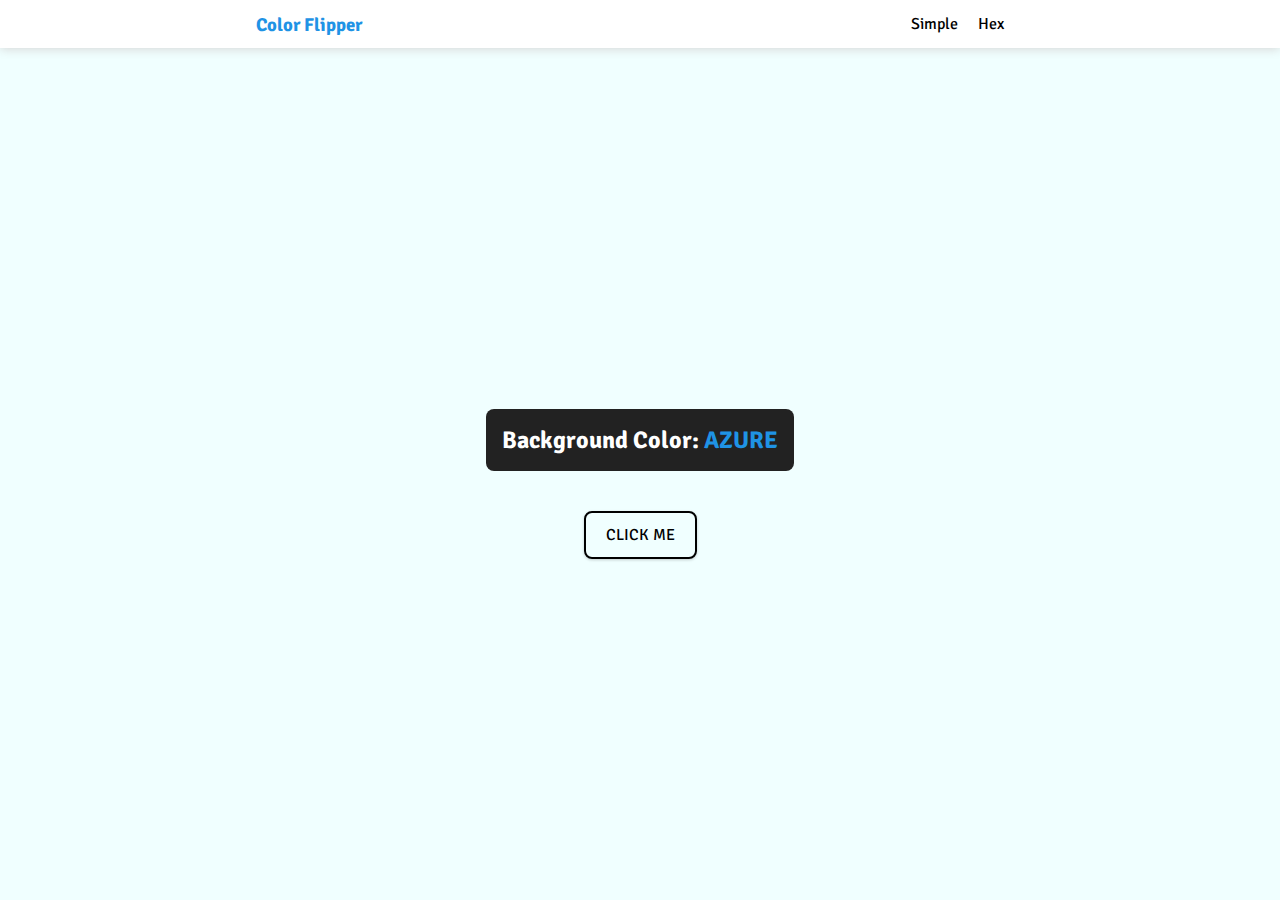
<file: color-flipper/index.html>
<!DOCTYPE html>
<html lang="en">
  <head>
    <meta charset="UTF-8" />
    <meta http-equiv="X-UA-Compatible" content="IE=edge" />
    <meta name="viewport" content="width=device-width, initial-scale=1.0" />
    <link rel="stylesheet" href="style.css" />
    <link rel="preconnect" href="https://fonts.googleapis.com" />
    <link rel="preconnect" href="https://fonts.gstatic.com" crossorigin />
    <link
      href="https://fonts.googleapis.com/css2?family=Signika&display=swap"
      rel="stylesheet"
    />
    <title>Color Flipper</title>
  </head>
  <body>
    <nav>
      <div class="nav-center">
        <h3>Color Flipper</h3>
        <ul class="nav-links">
          <li><a href="index.html">Simple</a></li>
          <li><a href="hex.html">Hex</a></li>
        </ul>
      </div>
    </nav>
    <main>
      <div class="container">
        <h2>Background Color: <span class="color">AZURE</span></h2>
        <input type="button" value="CLICK ME" class="btn"></input>
      </div>
    </main>
    <script src="simple.js"></script>
  </body>
</html>
</file>
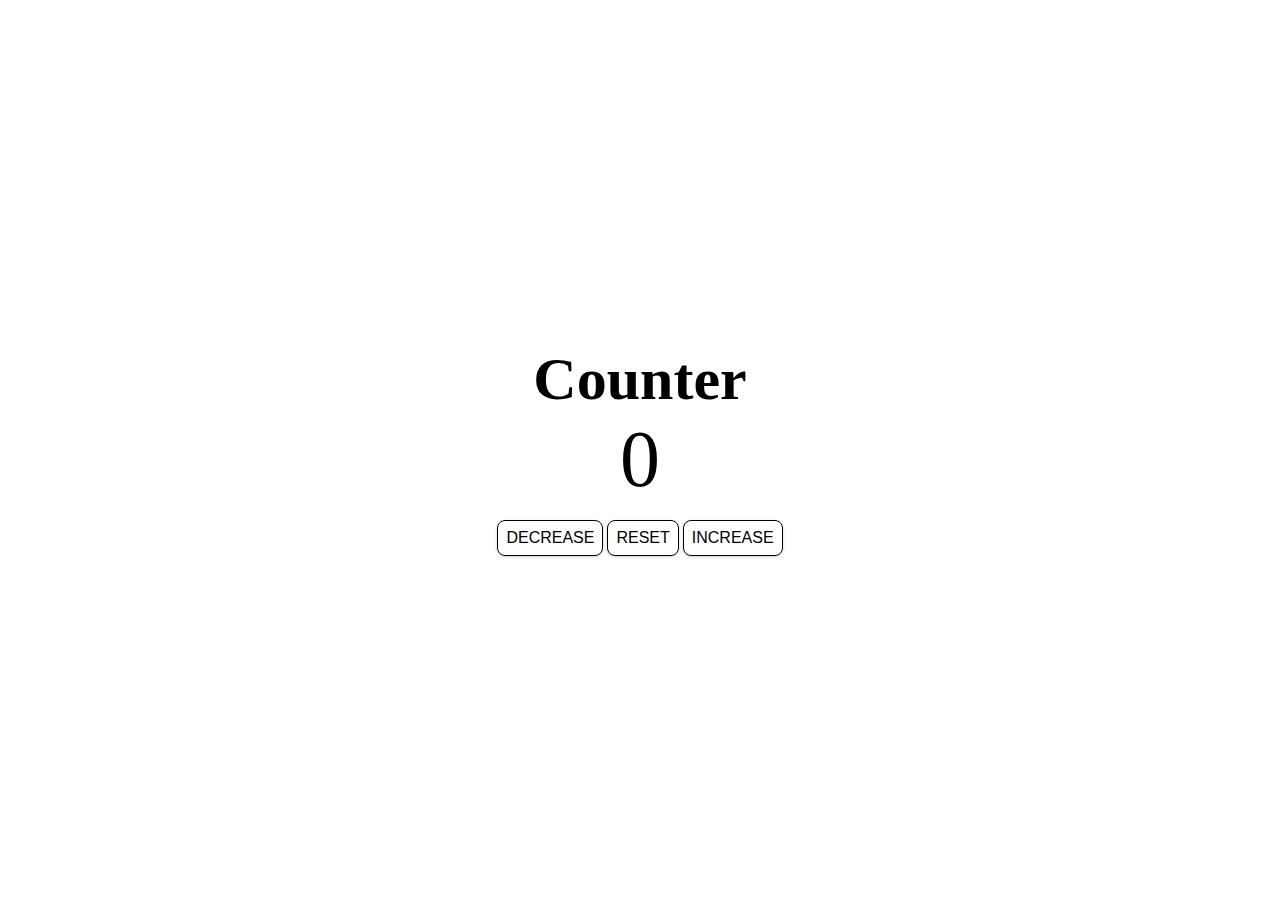
<file: counter/index.html>
<!DOCTYPE html>
<html lang="en">
  <head>
    <meta charset="UTF-8" />
    <meta http-equiv="X-UA-Compatible" content="IE=edge" />
    <meta name="viewport" content="width=device-width, initial-scale=1.0" />
    <title>Counter</title>
    <link rel="stylesheet" href="./style.css" />
  </head>
  <body>
    <div class="container">
      <h1>Counter</h1>
      <span id="value">0</span>
      <div class="button-container">
        <button class="button decrease">DECREASE</button>
        <button class="button reset">RESET</button>
        <button class="button increase">INCREASE</button>
      </div>
    </div>
    <script src="./script.js"></script>
  </body>
</html>
</file>
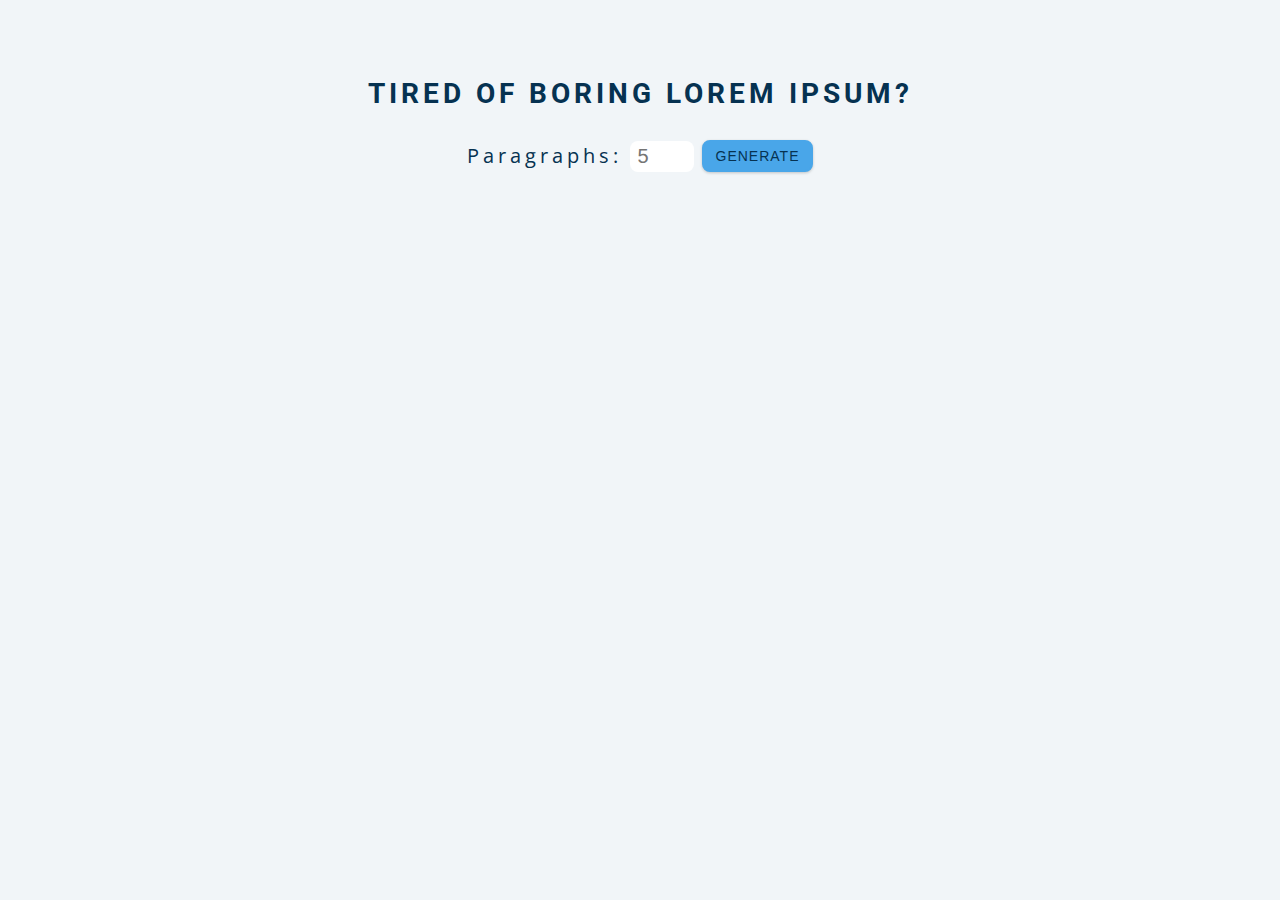
<file: lorem-ipsum/index.html>
<!DOCTYPE html>
<html lang="en">
  <head>
    <meta charset="UTF-8" />
    <meta name="viewport" content="width=device-width, initial-scale=1.0" />
    <title>Lorem Ipsum</title>

    <!-- styles -->
    <link rel="stylesheet" href="style.css" />
  </head>
  <body>
    <section class="section-center">
      <h3>tired of boring lorem ipsum?</h3>
      <form class="lorem-form">
        <label for="amount">paragraphs:</label>
        <input
          type="number"
          name="amount"
          id="amount"
          maxlength="1"
          placeholder="5"
        />
        <button type="submit" class="btn">generate</button>
      </form>
      <article class="lorem-text"></article>
    </section>

    <!-- javascript -->
    <script src="script.js"></script>
  </body>
</html>
</file>
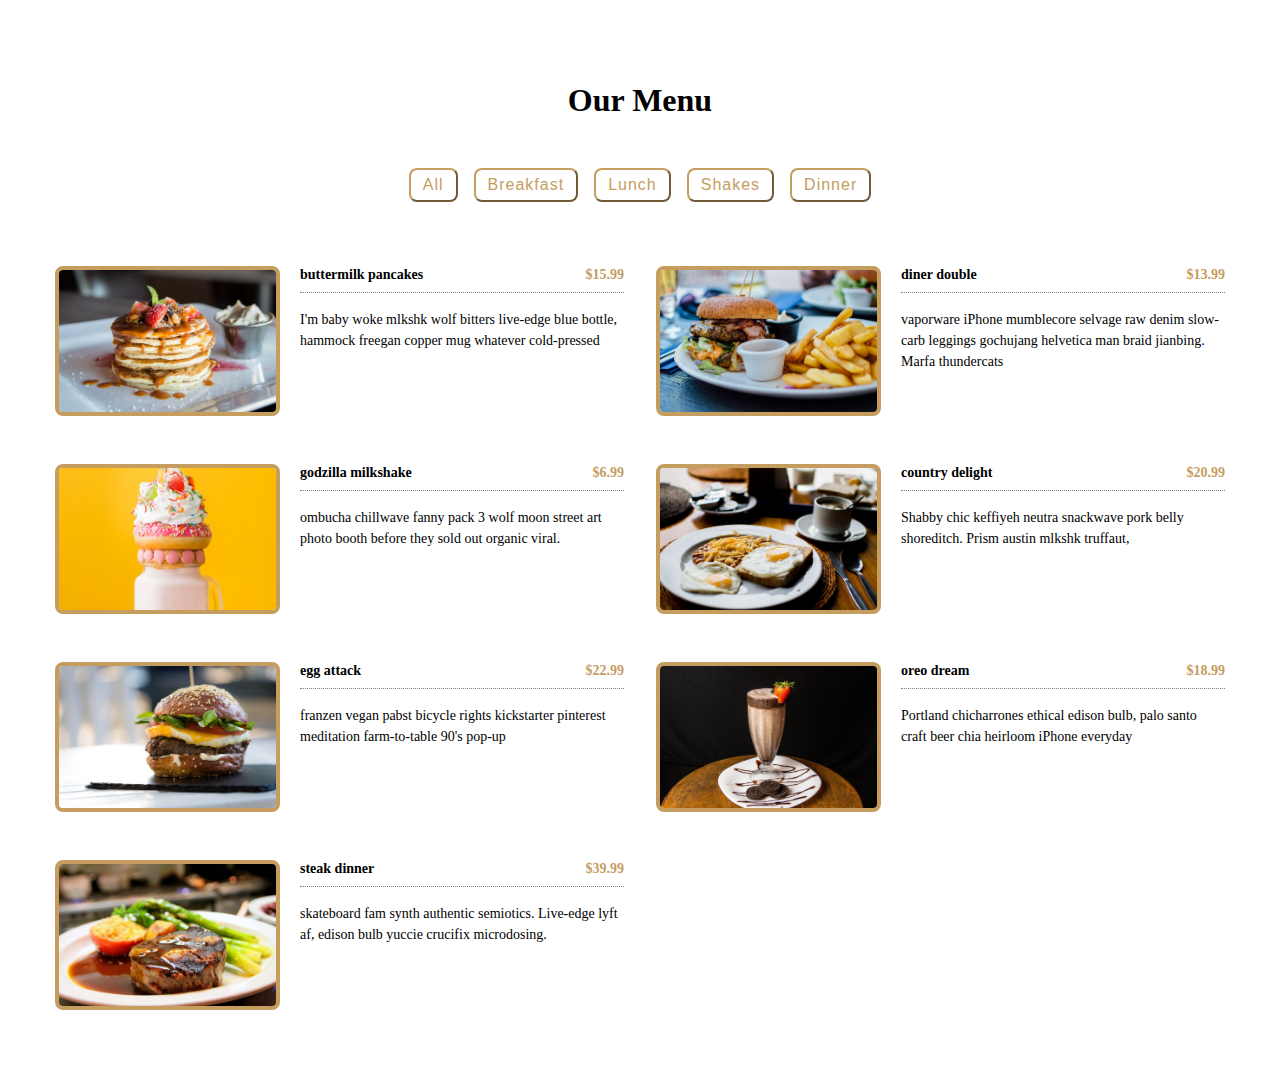
<file: menu/index.html>
<!DOCTYPE html>
<html lang="en">
  <head>
    <meta charset="UTF-8" />
    <meta http-equiv="X-UA-Compatible" content="IE=edge" />
    <meta name="viewport" content="width=device-width, initial-scale=1.0" />
    <link rel="stylesheet" href="./style.css" />
    <title>Document</title>
  </head>
  <body>
    <section class="menu">
      <!-- title -->
      <div class="title">
        <h2>Our Menu</h2>
        <div class="underline"></div>
      </div>
      <!-- filter buttons -->
      <div class="btn-container">
        <button class="filter-btn" type="button" id="all">btn</button>
        <button class="filter-btn" type="button" id="breakfast">btn</button>
        <button class="filter-btn" type="button" id="lunch">btn</button>
        <button class="filter-btn" type="button" id="shakes">btn</button>
        <button class="filter-btn" type="button" id="dinner">btn</button>
      </div>
      <!-- menu items -->
      <div class="section-center">
        <article class="menu-item">
          <img
            src="./img/item-1.jpeg"
            alt="Buttermilk Pancakes"
            class="photo"
          />
          <div class="item-info">
            <header>
              <h4>item name</h4>
              <h4 class="price">item price</h4>
            </header>
            <p class="item-text">item text</p>
          </div>
        </article>
        <article class="menu-item">
          <img src="./img/item-1.jpeg" alt="Dinner Double" class="photo" />
          <div class="item-info">
            <header>
              <h4>item name</h4>
              <h4 class="price">item price</h4>
            </header>
            <p class="item-text">item text</p>
          </div>
        </article>
        <article class="menu-item">
          <img src="./img/item-1.jpeg" alt="Godzilla Milkshake" class="photo" />
          <div class="item-info">
            <header>
              <h4>item name</h4>
              <h4 class="price">item price</h4>
            </header>
            <p class="item-text">item text</p>
          </div>
        </article>
        <article class="menu-item">
          <img src="./img/item-1.jpeg" alt="Country Delight" class="photo" />
          <div class="item-info">
            <header>
              <h4>item name</h4>
              <h4 class="price">item price</h4>
            </header>
            <p class="item-text">item text</p>
          </div>
        </article>
        <article class="menu-item">
          <img src="./img/item-1.jpeg" alt="Egg Attack" class="photo" />
          <div class="item-info">
            <header>
              <h4>item name</h4>
              <h4 class="price">item price</h4>
            </header>
            <p class="item-text">item text</p>
          </div>
        </article>
        <article class="menu-item">
          <img src="./img/item-1.jpeg" alt="Oreo Dream" class="photo" />
          <div class="item-info">
            <header>
              <h4>item name</h4>
              <h4 class="price">item price</h4>
            </header>
            <p class="item-text">item text</p>
          </div>
        </article>
        <article class="menu-item">
          <img src="./img/item-1.jpeg" alt="Steak Dinner" class="photo" />
          <div class="item-info">
            <header>
              <h4>item name</h4>
              <h4 class="price">item price</h4>
            </header>
            <p class="item-text">item text</p>
          </div>
        </article>
      </div>
    </section>
    <script src="./script.js"></script>
  </body>
</html>
</file>
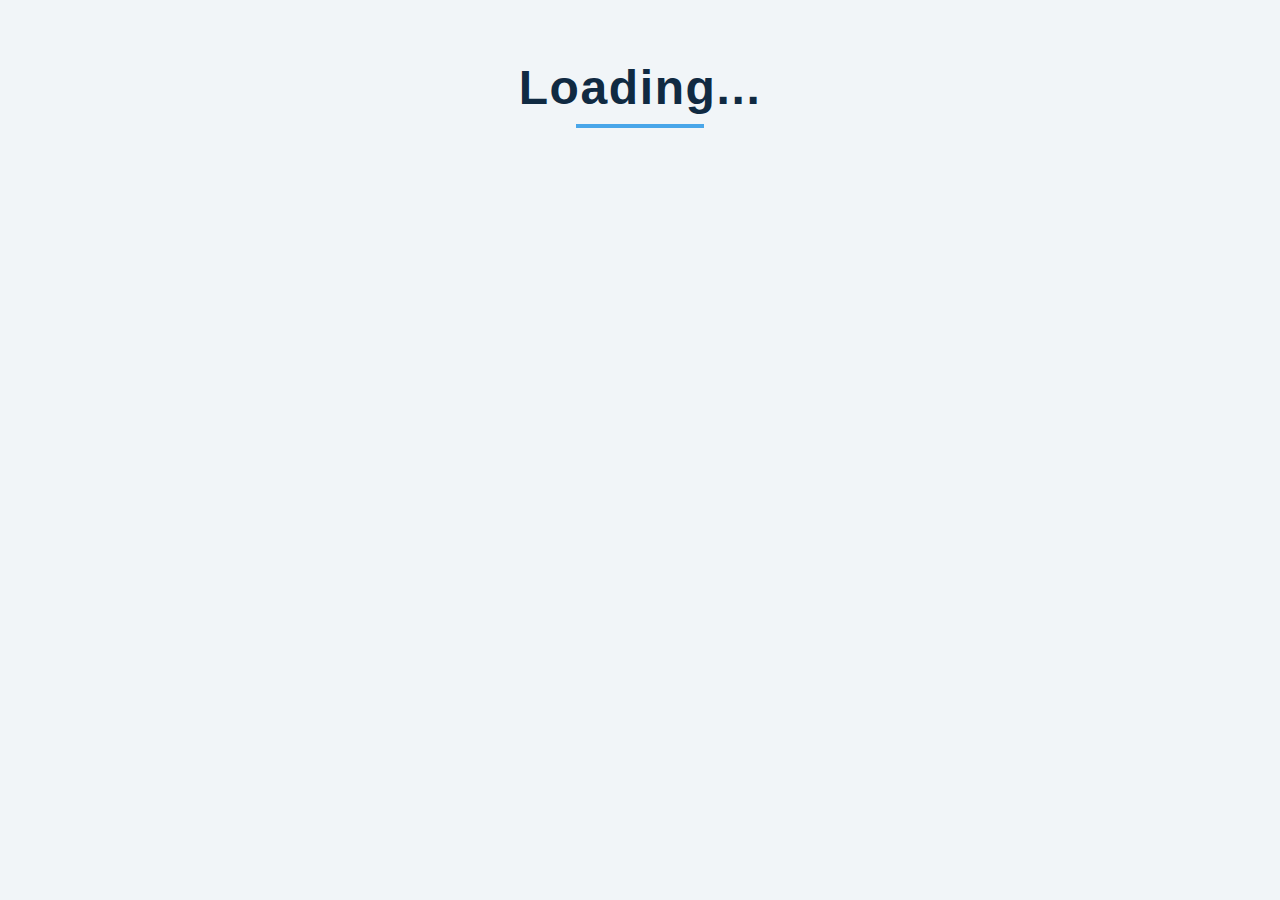
<file: pagination/index.html>
<!DOCTYPE html>
<html lang="ko">
  <head>
    <meta charset="UTF-8" />
    <meta http-equiv="X-UA-Compatible" content="IE=edge" />
    <meta name="viewport" content="width=device-width, initial-scale=1.0" />
    <title>Pagination</title>
    <link rel="stylesheet" href="./style.css" />
  </head>
  <body>
    <main>
      <div class="section-title">
        <h1>Loading...</h1>
        <div class="underline"></div>
      </div>
      <section class="followers">
        <div class="container">
          <!-- 팔로워들의 정보를 카드 형태로 보여주는 곳 -->
        </div>
        <div class="btn-container">
          <!-- 페이지네이션을 위한 버튼들을 보여주는 곳 -->
        </div>
      </section>
    </main>
    <script src="./script.js"></script>
  </body>
</html>
</file>
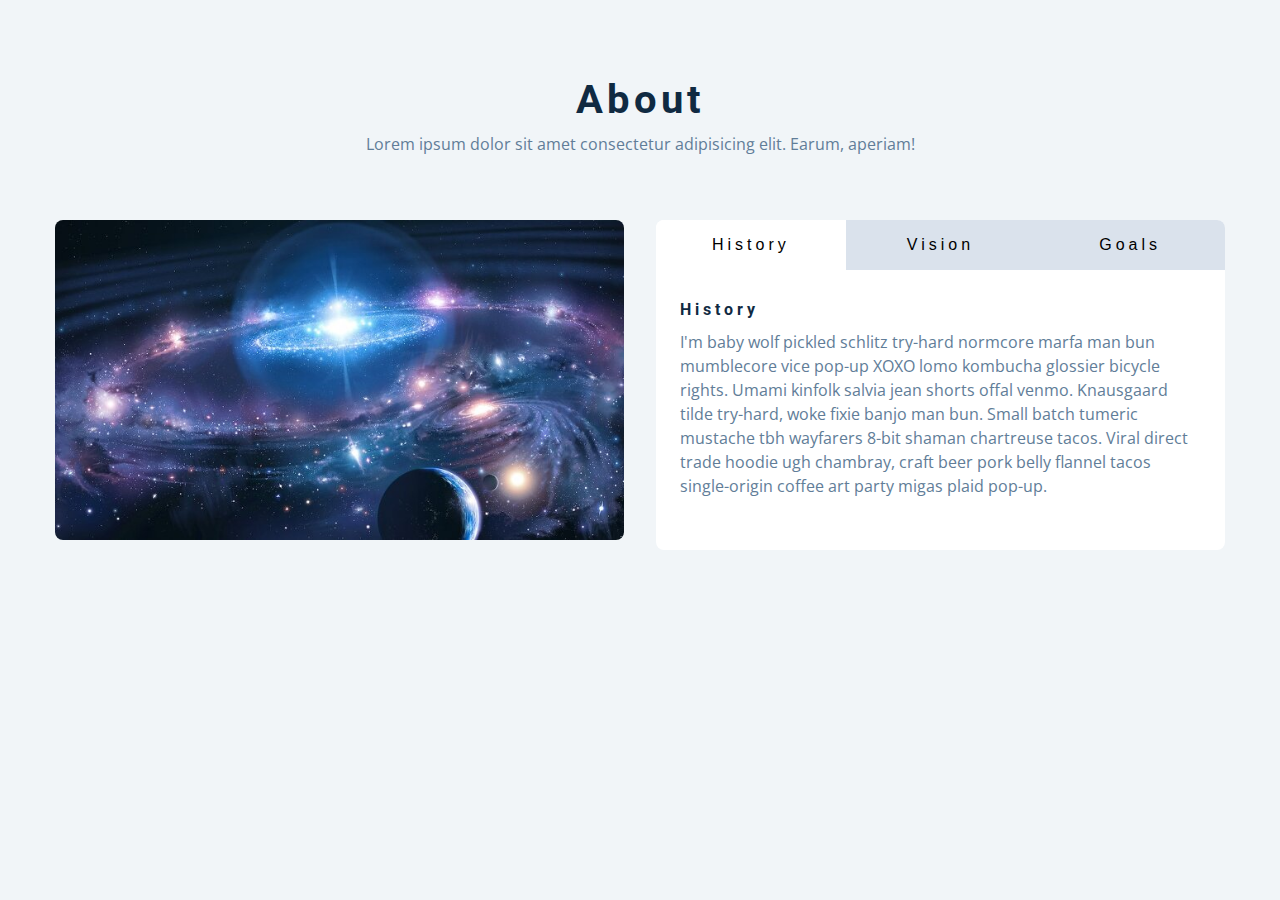
<file: tabs/index.html>
<!DOCTYPE html>
<html lang="en">
  <head>
    <meta charset="UTF-8" />
    <meta name="viewport" content="width=device-width, initial-scale=1.0" />
    <title>Tabs</title>

    <!-- styles -->
    <link rel="stylesheet" href="style.css" />
  </head>
  <body>
    <section class="section">
      <div class="title">
        <h2>about</h2>
        <p>
          Lorem ipsum dolor sit amet consectetur adipisicing elit. Earum,
          aperiam!
        </p>
      </div>

      <div class="about-center section-center">
        <article class="about-img">
          <img src="./universe.jpg" alt="" />
        </article>
        <article class="about">
          <!-- btn container -->
          <div class="btn-container">
            <button class="tab-btn active" data-id="history">history</button>
            <button class="tab-btn" data-id="vision">vision</button>
            <button class="tab-btn" data-id="goals">goals</button>
          </div>
          <div class="about-content">
            <!-- single item -->
            <div class="content active" id="history">
              <h4>history</h4>
              <p>
                I'm baby wolf pickled schlitz try-hard normcore marfa man bun
                mumblecore vice pop-up XOXO lomo kombucha glossier bicycle
                rights. Umami kinfolk salvia jean shorts offal venmo. Knausgaard
                tilde try-hard, woke fixie banjo man bun. Small batch tumeric
                mustache tbh wayfarers 8-bit shaman chartreuse tacos. Viral
                direct trade hoodie ugh chambray, craft beer pork belly flannel
                tacos single-origin coffee art party migas plaid pop-up.
              </p>
            </div>
            <!-- end of single item -->
            <!-- single item -->
            <div class="content" id="vision">
              <h4>vision</h4>
              <p>
                Man bun PBR&B keytar copper mug prism, hell of helvetica. Synth
                crucifix offal deep v hella biodiesel. Church-key listicle
                polaroid put a bird on it chillwave palo santo enamel pin,
                tattooed meggings franzen la croix cray. Retro yr aesthetic four
                loko tbh helvetica air plant, neutra palo santo tofu mumblecore.
                Hoodie bushwick pour-over jean shorts chartreuse shabby chic.
                Roof party hammock master cleanse pop-up truffaut, bicycle
                rights skateboard affogato readymade sustainable deep v
                live-edge schlitz narwhal.
              </p>
              <ul>
                <li>list item</li>
                <li>list item</li>
                <li>list item</li>
              </ul>
            </div>
            <!-- end of single item -->
            <!-- single item -->
            <div class="content" id="goals">
              <h4>goals</h4>
              <p>
                Chambray authentic truffaut, kickstarter brunch taxidermy vape
                heirloom four dollar toast raclette shoreditch church-key.
                Poutine etsy tote bag, cred fingerstache leggings cornhole
                everyday carry blog gastropub. Brunch biodiesel sartorial mlkshk
                swag, mixtape hashtag marfa readymade direct trade man braid
                cold-pressed roof party. Small batch adaptogen coloring book
                heirloom. Letterpress food truck hammock literally hell of wolf
                beard adaptogen everyday carry. Dreamcatcher pitchfork yuccie,
                banh mi salvia venmo photo booth quinoa chicharrones.
              </p>
            </div>
            <!-- end of single item -->
          </div>
        </article>
      </div>
    </section>
    <!-- javascript -->
    <script src="script.js"></script>
  </body>
</html>
</file>
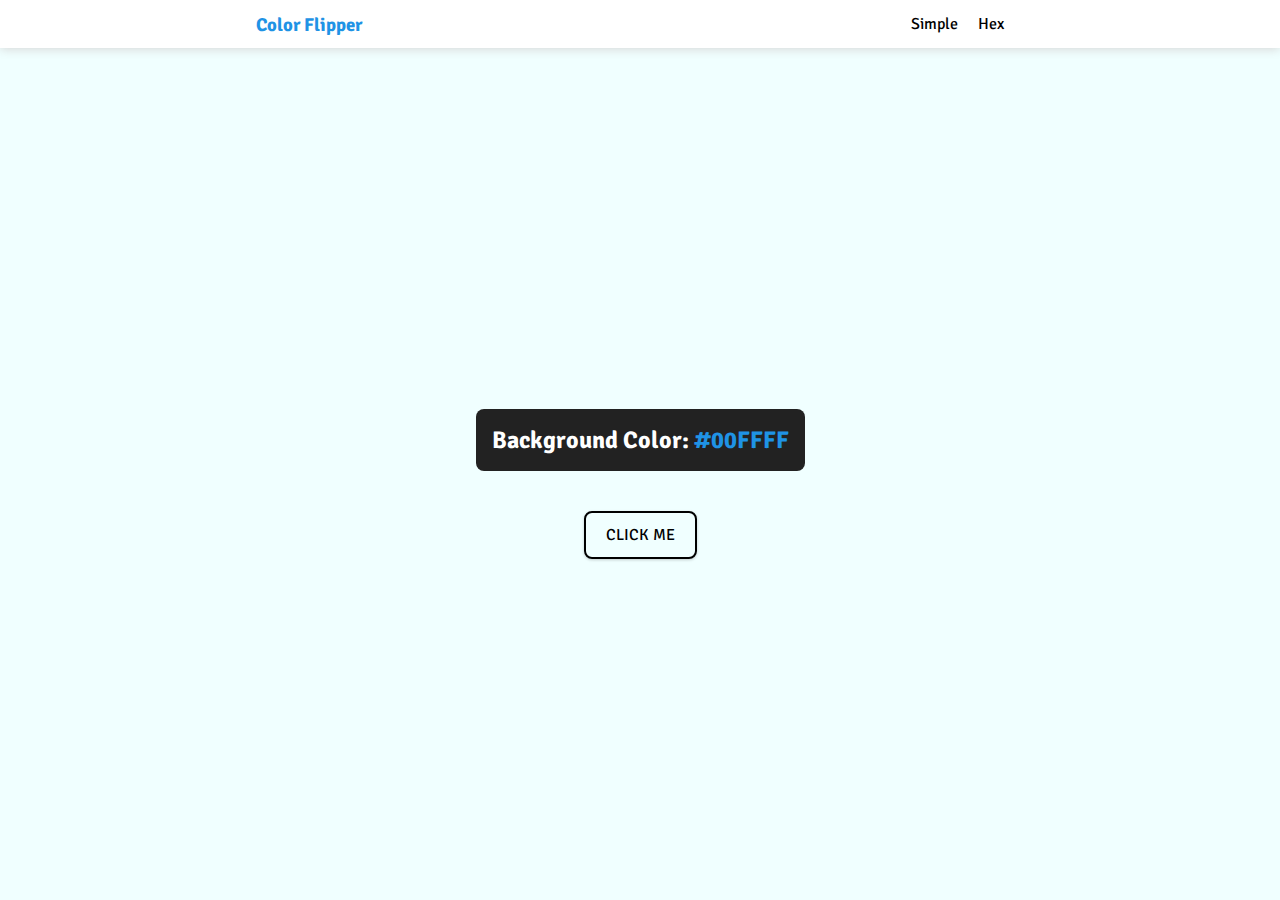
<file: color-flipper/hex.html>
<!DOCTYPE html>
<html lang="en">
  <head>
    <meta charset="UTF-8" />
    <meta http-equiv="X-UA-Compatible" content="IE=edge" />
    <meta name="viewport" content="width=device-width, initial-scale=1.0" />
    <link rel="stylesheet" href="style.css" />
    <link rel="preconnect" href="https://fonts.googleapis.com" />
    <link rel="preconnect" href="https://fonts.gstatic.com" crossorigin />
    <link
      href="https://fonts.googleapis.com/css2?family=Signika&display=swap"
      rel="stylesheet"
    />
    <title>Color Flipper</title>
  </head>
  <body>
    <nav>
      <div class="nav-center">
        <h3>Color Flipper</h3>
        <ul class="nav-links">
          <li><a href="index.html">Simple</a></li>
          <li><a href="hex.html">Hex</a></li>
        </ul>
      </div>
    </nav>
    <main>
      <div class="container">
        <h2>Background Color: <span class="color">#00FFFF</span></h2>
        <input type="button" value="CLICK ME" class="btn"></input>
      </div>
    </main>
    <script src="hex.js"></script>
  </body>
</html>
</file>
<file: color-flipper/style.css>
html {
  height: 100%;
  font-family: "Signika", sans-serif;
}

body {
  margin: 0;
  padding: 0;
  width: 100%;
  min-height: 100%;
  font-size: 1rem;
  background: azure;
  box-sizing: border-box;
  display: block;
}

nav {
  height: 3rem;
  box-shadow: 0 1px 10px rgb(213, 213, 213);
  display: flex;
  justify-content: center;
  background: #fff;
}

li {
  list-style-type: none;
  padding-right: 20px;
}

a {
  text-decoration: none;
  color: black;
}

a:hover {
  color: hsl(205, 100%, 36%);
}

.nav-center {
  width: 60%;
  display: flex;
  justify-content: space-between;
  align-items: center;
}

.nav-links {
  display: flex;
}

main {
  min-height: calc(100vh - 3rem);
  display: grid;
  place-items: center;
}

.container {
  text-align: center;
}

.container h2 {
  background: #222;
  color: #fff;
  padding: 1rem;
  border-radius: 0.5rem;
  margin-bottom: 2.5rem;
}

.btn {
  font-family: "Signika", sans-serif;
  font-size: 1rem;
  padding: 0.75rem 1.25rem;
  background: transparent;
  display: inline-block;
  border: 2px solid black;
  cursor: pointer;
  box-shadow: 0 1px 3px rgba(0, 0, 0, 0.2);
  border-radius: 0.5rem;
  transition: all 0.3s linear;
}

.btn:hover {
  background-color: #222;
  color: white;
}

h3,
span {
  color: hsl(205, 79%, 51%);
}

span {
  text-transform: uppercase;
}
</file>
<file: counter/style.css>
body {
  min-height: 100vh;
  margin: 0;
  padding: 0;
  font-size: 1rem;
}

.container {
  height: 100vh;
  display: flex;
  flex-direction: column;
  justify-content: center;
  align-items: center;
}

h1 {
  font-size: 60px;
  margin: 0;
}

span {
  font-size: 80px;
  font-style: bold;
  margin-bottom: 15px;
}

.button {
  border: 1.5px solid black;
  border-radius: 0.5rem;
  padding: 0.5rem;
  font-size: 1rem;
  background-color: transparent;
  cursor: pointer;
  box-shadow: 0 1px 3px rgba(0, 0, 0, 0.2);
  border-radius: 0.5rem;
  transition: all 0.3s linear;
}

.button:hover {
  background-color: #222;
  color: white;
}

#decrease,
#reset {
  margin-right: 10px;
}
</file>
<file: lorem-ipsum/style.css>
/*
=============== 
Fonts
===============
*/
@import url("https://fonts.googleapis.com/css?family=Open+Sans|Roboto:400,700&display=swap");

/*
=============== 
Variables
===============
*/

:root {
  /* dark shades of primary color*/
  --clr-primary-1: hsl(205, 86%, 17%);
  --clr-primary-2: hsl(205, 77%, 27%);
  --clr-primary-3: hsl(205, 72%, 37%);
  --clr-primary-4: hsl(205, 63%, 48%);
  /* primary/main color */
  --clr-primary-5: #49a6e9;
  /* lighter shades of primary color */
  --clr-primary-6: hsl(205, 89%, 70%);
  --clr-primary-7: hsl(205, 90%, 76%);
  --clr-primary-8: hsl(205, 86%, 81%);
  --clr-primary-9: hsl(205, 90%, 88%);
  --clr-primary-10: hsl(205, 100%, 96%);
  /* darkest grey - used for headings */
  --clr-grey-1: hsl(209, 61%, 16%);
  --clr-grey-2: hsl(211, 39%, 23%);
  --clr-grey-3: hsl(209, 34%, 30%);
  --clr-grey-4: hsl(209, 28%, 39%);
  /* grey used for paragraphs */
  --clr-grey-5: hsl(210, 22%, 49%);
  --clr-grey-6: hsl(209, 23%, 60%);
  --clr-grey-7: hsl(211, 27%, 70%);
  --clr-grey-8: hsl(210, 31%, 80%);
  --clr-grey-9: hsl(212, 33%, 89%);
  --clr-grey-10: hsl(210, 36%, 96%);
  --clr-white: #fff;
  --clr-red-dark: hsl(360, 67%, 44%);
  --clr-red-light: hsl(360, 71%, 66%);
  --clr-green-dark: hsl(125, 67%, 44%);
  --clr-green-light: hsl(125, 71%, 66%);
  --clr-black: #222;
  --ff-primary: "Roboto", sans-serif;
  --ff-secondary: "Open Sans", sans-serif;
  --transition: all 0.3s linear;
  --spacing: 0.25rem;
  --radius: 0.5rem;
  --light-shadow: 0 5px 15px rgba(0, 0, 0, 0.1);
  --dark-shadow: 0 5px 15px rgba(0, 0, 0, 0.2);
  --max-width: 1170px;
  --fixed-width: 620px;
}
/*
=============== 
Global Styles
===============
*/

*,
::after,
::before {
  margin: 0;
  padding: 0;
  box-sizing: border-box;
}
body {
  font-family: var(--ff-secondary);
  background: var(--clr-grey-10);
  color: var(--clr-grey-1);
  line-height: 1.5;
  font-size: 0.875rem;
}
ul {
  list-style-type: none;
}
a {
  text-decoration: none;
}
img:not(.logo) {
  width: 100%;
}
img {
  display: block;
}

h1,
h2,
h3,
h4 {
  letter-spacing: var(--spacing);
  text-transform: capitalize;
  line-height: 1.25;
  margin-bottom: 0.75rem;
  font-family: var(--ff-primary);
}
h1 {
  font-size: 3rem;
}
h2 {
  font-size: 2rem;
}
h3 {
  font-size: 1.25rem;
}
h4 {
  font-size: 0.875rem;
}
p {
  margin-bottom: 1.25rem;
  color: var(--clr-grey-5);
}
@media screen and (min-width: 800px) {
  h1 {
    font-size: 4rem;
  }
  h2 {
    font-size: 2.5rem;
  }
  h3 {
    font-size: 1.75rem;
  }
  h4 {
    font-size: 1rem;
  }
  body {
    font-size: 1rem;
  }
  h1,
  h2,
  h3,
  h4 {
    line-height: 1;
  }
}
/*  global classes */

.btn {
  text-transform: uppercase;
  background: var(--clr-primary-5);
  color: var(--clr-primary-1);
  padding: 0.375rem 0.75rem;
  letter-spacing: 1px;
  display: inline-block;
  transition: var(--transition);
  font-size: 0.875rem;
  border: 2px solid var(--clr-primary-5);
  cursor: pointer;
  box-shadow: 0 1px 3px rgba(0, 0, 0, 0.2);
  border-radius: var(--radius);
}
.btn:hover {
  color: var(--clr-primary-5);
  background: var(--clr-primary-8);
  border-color: var(--clr-primary-8);
}
/* section */
.section {
  padding: 5rem 0;
}

.section-center {
  width: 90vw;
  margin: 0 auto;
  max-width: 40rem;
  margin-top: 5rem;
  text-align: center;
}
@media screen and (min-width: 992px) {
  .section-center {
    width: 95vw;
  }
}
main {
  min-height: 100vh;
  display: grid;
  place-items: center;
}
/*
=============== 
Lorem Ipsum
===============
*/
h3 {
  text-transform: uppercase;
  color: var(--clr-primary-1);
}
.lorem-form {
  text-transform: capitalize;
  letter-spacing: var(--spacing);
  margin-top: 2rem;
  margin-bottom: 4rem;
  display: flex;
  justify-content: center;
  align-items: center;
}
label {
  font-size: 1.25rem;
  color: var(--clr-primary-1);
}
input {
  padding: 0.25rem 0.5rem;

  width: 4rem;
  border-radius: var(--radius);
  border: none;
  margin: 0 0.5rem;
  font-size: 1.25rem;
}
button {
  background: var(--clr-primary-10);
}
.result {
  margin-bottom: 2rem;
}
</file>
<file: menu/style.css>
/* global styles */

*,
::after,
::before {
  margin: 0;
  padding: 0;
  box-sizing: border-box;
}

body {
  line-height: 1.5;
  font-size: 0.875rem;
}

img:not(.logo) {
  width: 100%;
}

img {
  display: block;
}

h1,
h2,
h3,
h4 {
  line-height: 1.25;
  margin-bottom: 0.75rem;
}

h1 {
  font-size: 3rem;
}

h2 {
  font-size: 2rem;
}

h3 {
  font-size: 1.25rem;
}

h4 {
  font-size: 0.875rem;
}

img {
  display: block;
}

/*
=============== 
Menu
===============
*/

.menu {
  padding: 5rem 0;
}

.title {
  text-align: center;
  margin-bottom: 2rem;
}

.underline {
  width: 5rem;
  height: 0.25rem;
  background: var(--clr-gold);
  margin-left: auto;
  margin-right: auto;
}

.btn-container {
  margin-bottom: 4rem;
  display: flex;
  justify-content: center;
}

.filter-btn {
  background: transparent;
  border-color: #c59d5f;
  font-size: 1rem;
  text-transform: capitalize;
  margin: 0 0.5rem;
  letter-spacing: 1px;
  border-radius: 0.5rem;
  padding: 0.375rem 0.75rem;
  color: #c59d5f;
  cursor: pointer;
  transition: all 0.3s linear;
}

.filter-btn:hover {
  background: #c59d5f;
  color: white;
}

.section-center {
  width: 90vw;
  margin: 0 auto;
  max-width: 1170px;
  display: grid;
  gap: 3rem 2rem;
  justify-items: center;
}

.menu-item {
  display: grid;
  gap: 1rem 2rem;
  max-width: 25rem;
}

.photo {
  object-fit: cover;
  height: 200px;
  border: 0.25rem solid #c59d5f;
  border-radius: 0.5rem;
}

.item-info header {
  display: flex;
  justify-content: space-between;
  border-bottom: 0.5px dotted gray;
}

.item-info h4 {
  margin-bottom: 0.5rem;
}

.price {
  color: #c59d5f;
}

.item-text {
  margin-bottom: 0;
  padding-top: 1rem;
}

@media screen and (min-width: 768px) {
  .menu-item {
    grid-template-columns: 225px 1fr;
    gap: 0 1.25rem;
    max-width: 40rem;
  }
  .photo {
    height: 175px;
  }
}

@media screen and (min-width: 1200px) {
  .section-center {
    width: 95vw;
    grid-template-columns: 1fr 1fr;
  }
  .photo {
    height: 150px;
  }
}
</file>
<file: pagination/style.css>
/*
=============== 
Variables
===============
*/

:root {
  /* dark shades of primary color*/
  --clr-primary-1: hsl(205, 86%, 17%);
  --clr-primary-2: hsl(205, 77%, 27%);
  --clr-primary-3: hsl(205, 72%, 37%);
  --clr-primary-4: hsl(205, 63%, 48%);
  /* primary/main color */
  --clr-primary-5: hsl(205, 78%, 60%);
  /* lighter shades of primary color */
  --clr-primary-6: hsl(205, 89%, 70%);
  --clr-primary-7: hsl(205, 90%, 76%);
  --clr-primary-8: hsl(205, 86%, 81%);
  --clr-primary-9: hsl(205, 90%, 88%);
  --clr-primary-10: hsl(205, 100%, 96%);
  /* darkest grey - used for headings */
  --clr-grey-1: hsl(209, 61%, 16%);
  --clr-grey-2: hsl(211, 39%, 23%);
  --clr-grey-3: hsl(209, 34%, 30%);
  --clr-grey-4: hsl(209, 28%, 39%);
  /* grey used for paragraphs */
  --clr-grey-5: hsl(210, 22%, 49%);
  --clr-grey-6: hsl(209, 23%, 60%);
  --clr-grey-7: hsl(211, 27%, 70%);
  --clr-grey-8: hsl(210, 31%, 80%);
  --clr-grey-9: hsl(212, 33%, 89%);
  --clr-grey-10: hsl(210, 36%, 96%);
  --clr-white: #fff;
  --clr-red-dark: hsl(360, 67%, 44%);
  --clr-red-light: hsl(360, 71%, 66%);
  --clr-green-dark: hsl(125, 67%, 44%);
  --clr-green-light: hsl(125, 71%, 66%);
  --clr-black: #222;

  --transition: all 0.3s linear;
  --spacing: 0.1rem;
  --radius: 0.75rem;
  --light-shadow: 0 5px 15px rgba(0, 0, 0, 0.1);
  --dark-shadow: 0 5px 15px rgba(0, 0, 0, 0.2);
  --max-width: 1170px;
  --fixed-width: 620px;
}
/*
  =============== 
  Global Styles
  ===============
  */

*,
::after,
::before {
  margin: 0;
  padding: 0;
  box-sizing: border-box;
}
body {
  font-family: -apple-system, BlinkMacSystemFont, "Segoe UI", Roboto, Oxygen,
    Ubuntu, Cantarell, "Open Sans", "Helvetica Neue", sans-serif;
  background: var(--clr-grey-10);
  color: var(--clr-grey-1);
  line-height: 1.5;
  font-size: 0.875rem;
}
ul {
  list-style-type: none;
}
a {
  text-decoration: none;
}
h1,
h2,
h3,
h4 {
  letter-spacing: var(--spacing);
  text-transform: capitalize;
  line-height: 1.25;
  margin-bottom: 0.75rem;
}
h1 {
  font-size: 2.75rem;
}
h2 {
  font-size: 2rem;
}
h3 {
  font-size: 1.25rem;
}
h4 {
  font-size: 0.875rem;
}
p {
  margin-bottom: 1.25rem;
  color: var(--clr-grey-5);
}
@media screen and (min-width: 800px) {
  h1 {
    font-size: 3rem;
  }
  h2 {
    font-size: 2.5rem;
  }
  h3 {
    font-size: 1.75rem;
  }
  h4 {
    font-size: 1rem;
  }
  body {
    font-size: 1rem;
  }
  h1,
  h2,
  h3,
  h4 {
    line-height: 1;
  }
}

/*
  =============== 
  Pagination
  ===============
  */
.section-title {
  text-align: center;
  margin: 4rem 0 6rem 0;
}
.underline {
  width: 8rem;
  height: 0.25rem;
  background: var(--clr-primary-5);
  margin: 0 auto;
}
.followers {
  width: 90vw;
  max-width: var(--max-width);
  margin: 5rem auto;
}
.container {
  display: grid;
  gap: 2rem;
  margin-bottom: 4rem;
}
@media screen and (min-width: 576px) {
  .container {
    grid-template-columns: repeat(auto-fill, minmax(250px, 1fr));
  }
}
.card {
  background: var(--clr-white);
  border-radius: var(--radius);
  box-shadow: var(--light-shadow);
  padding: 2rem 3.5rem;
  text-align: center;
}
.card img {
  width: 130px;
  height: 130px;
  border-radius: 50%;
  object-fit: cover;
  margin-bottom: 0.75rem;
}

.card h4 {
  margin-bottom: 1.5rem;
  font-size: 0.85rem;
  color: var(--clr-grey-5);
}

.btn {
  padding: 0.35rem 0.75rem;
  letter-spacing: 1.6px;
  font-size: 0.75rem;
  color: var(--clr-white);
  background: var(--clr-primary-5);
  border-radius: var(--radius);
  border-color: transparent;
  text-transform: uppercase;
  transition: var(--transition);
  cursor: pointer;
}

.btn-container {
  display: flex;
  justify-content: center;
  flex-wrap: wrap;
}
.page-btn {
  width: 2rem;
  height: 2rem;
  background: var(--clr-primary-7);
  border-color: transparent;
  border-radius: 5px;
  cursor: pointer;
  margin: 0.5rem;
  transition: var(--transition);
}
.active-btn {
  background: var(--clr-primary-1);
  color: var(--clr-white);
}
.prev-btn,
.next-btn {
  background: transparent;
  border-color: transparent;
  font-weight: bold;
  text-transform: capitalize;
  letter-spacing: var(--spacing);
  margin: 0.5rem;
  font-size: 1rem;
  cursor: pointer;
}

@media screen and (min-width: 775px) {
  .btn-container {
    margin: 0 auto;
    max-width: 700px;
  }
}
</file>
<file: tabs/style.css>
/*
=============== 
Fonts
===============
*/
@import url("https://fonts.googleapis.com/css?family=Open+Sans|Roboto:400,700&display=swap");

/*
=============== 
Variables
===============
*/

:root {
  /* dark shades of primary color*/
  --clr-primary-1: hsl(205, 86%, 17%);
  --clr-primary-2: hsl(205, 77%, 27%);
  --clr-primary-3: hsl(205, 72%, 37%);
  --clr-primary-4: hsl(205, 63%, 48%);
  /* primary/main color */
  --clr-primary-5: #49a6e9;
  /* lighter shades of primary color */
  --clr-primary-6: hsl(205, 89%, 70%);
  --clr-primary-7: hsl(205, 90%, 76%);
  --clr-primary-8: hsl(205, 86%, 81%);
  --clr-primary-9: hsl(205, 90%, 88%);
  --clr-primary-10: hsl(205, 100%, 96%);
  /* darkest grey - used for headings */
  --clr-grey-1: hsl(209, 61%, 16%);
  --clr-grey-2: hsl(211, 39%, 23%);
  --clr-grey-3: hsl(209, 34%, 30%);
  --clr-grey-4: hsl(209, 28%, 39%);
  /* grey used for paragraphs */
  --clr-grey-5: hsl(210, 22%, 49%);
  --clr-grey-6: hsl(209, 23%, 60%);
  --clr-grey-7: hsl(211, 27%, 70%);
  --clr-grey-8: hsl(210, 31%, 80%);
  --clr-grey-9: hsl(212, 33%, 89%);
  --clr-grey-10: hsl(210, 36%, 96%);
  --clr-white: #fff;
  --clr-red-dark: hsl(360, 67%, 44%);
  --clr-red-light: hsl(360, 71%, 66%);
  --clr-green-dark: hsl(125, 67%, 44%);
  --clr-green-light: hsl(125, 71%, 66%);
  --clr-black: #222;
  --ff-primary: "Roboto", sans-serif;
  --ff-secondary: "Open Sans", sans-serif;
  --transition: all 0.3s linear;
  --spacing: 0.25rem;
  --radius: 0.5rem;
  --light-shadow: 0 5px 15px rgba(0, 0, 0, 0.1);
  --dark-shadow: 0 5px 15px rgba(0, 0, 0, 0.2);
  --max-width: 1170px;
  --fixed-width: 620px;
}
/*
=============== 
Global Styles
===============
*/

*,
::after,
::before {
  margin: 0;
  padding: 0;
  box-sizing: border-box;
}
body {
  font-family: var(--ff-secondary);
  background: var(--clr-grey-10);
  color: var(--clr-grey-1);
  line-height: 1.5;
  font-size: 0.875rem;
}
ul {
  list-style-type: none;
}
a {
  text-decoration: none;
}
img:not(.logo) {
  width: 100%;
}
img {
  display: block;
}

h1,
h2,
h3,
h4 {
  letter-spacing: var(--spacing);
  text-transform: capitalize;
  line-height: 1.25;
  margin-bottom: 0.75rem;
  font-family: var(--ff-primary);
}
h1 {
  font-size: 3rem;
}
h2 {
  font-size: 2rem;
}
h3 {
  font-size: 1.25rem;
}
h4 {
  font-size: 0.875rem;
}
p {
  margin-bottom: 1.25rem;
  color: var(--clr-grey-5);
}
@media screen and (min-width: 800px) {
  h1 {
    font-size: 4rem;
  }
  h2 {
    font-size: 2.5rem;
  }
  h3 {
    font-size: 1.75rem;
  }
  h4 {
    font-size: 1rem;
  }
  body {
    font-size: 1rem;
  }
  h1,
  h2,
  h3,
  h4 {
    line-height: 1;
  }
}
/*  global classes */

.btn {
  text-transform: uppercase;
  background: transparent;
  color: var(--clr-black);
  padding: 0.375rem 0.75rem;
  letter-spacing: var(--spacing);
  display: inline-block;
  transition: var(--transition);
  font-size: 0.875rem;
  border: 2px solid var(--clr-black);
  cursor: pointer;
  box-shadow: 0 1px 3px rgba(0, 0, 0, 0.2);
  border-radius: var(--radius);
}
.btn:hover {
  color: var(--clr-white);
  background: var(--clr-black);
}
/* section */
.section {
  padding: 5rem 0;
}

.section-center {
  width: 90vw;
  margin: 0 auto;
  max-width: 1170px;
}
@media screen and (min-width: 992px) {
  .section-center {
    width: 95vw;
  }
}
main {
  min-height: 100vh;
  display: grid;
  place-items: center;
}
/*
=============== 
About
===============
*/
.title {
  text-align: center;
  margin-bottom: 4rem;
}
.title p {
  width: 80%;
  margin: 0 auto;
}

.about-img {
  margin-bottom: 2rem;
}
.about-img img {
  border-radius: var(--radius);
  object-fit: cover;
  height: 20rem;
}
@media screen and (min-width: 992px) {
  .about-img {
    margin-bottom: 0;
  }

  .about-center {
    display: grid;
    grid-template-columns: 1fr 1fr;
    column-gap: 2rem;
  }
}
.about {
  background: var(--clr-white);
  border-radius: var(--radius);
  display: grid;
  grid-template-rows: auto 1fr;
}
.btn-container {
  border-top-left-radius: var(--radius);
  border-top-right-radius: var(--radius);
  display: grid;
  grid-template-columns: 1fr 1fr 1fr;
}
.tab-btn:nth-child(1) {
  border-top-left-radius: var(--radius);
}
.tab-btn:nth-child(3) {
  border-top-right-radius: var(--radius);
}
.tab-btn {
  padding: 1rem 0;
  border: none;
  text-transform: capitalize;
  font-size: 1rem;
  display: block;
  background: var(--clr-grey-9);
  cursor: pointer;
  transition: var(--transition);
  letter-spacing: var(--spacing);
}
.tab-btn:hover:not(.active) {
  background: var(--clr-primary-10);
  color: var(--clr-primary-5);
}
.about-content {
  border-bottom-left-radius: var(--radius);
  border-bottom-right-radius: var(--radius);
  padding: 2rem 1.5rem;
}
/* hide content */
.content {
  display: none;
}
.tab-btn.active {
  background: var(--clr-white);
}
.content.active {
  display: block;
}
</file>
